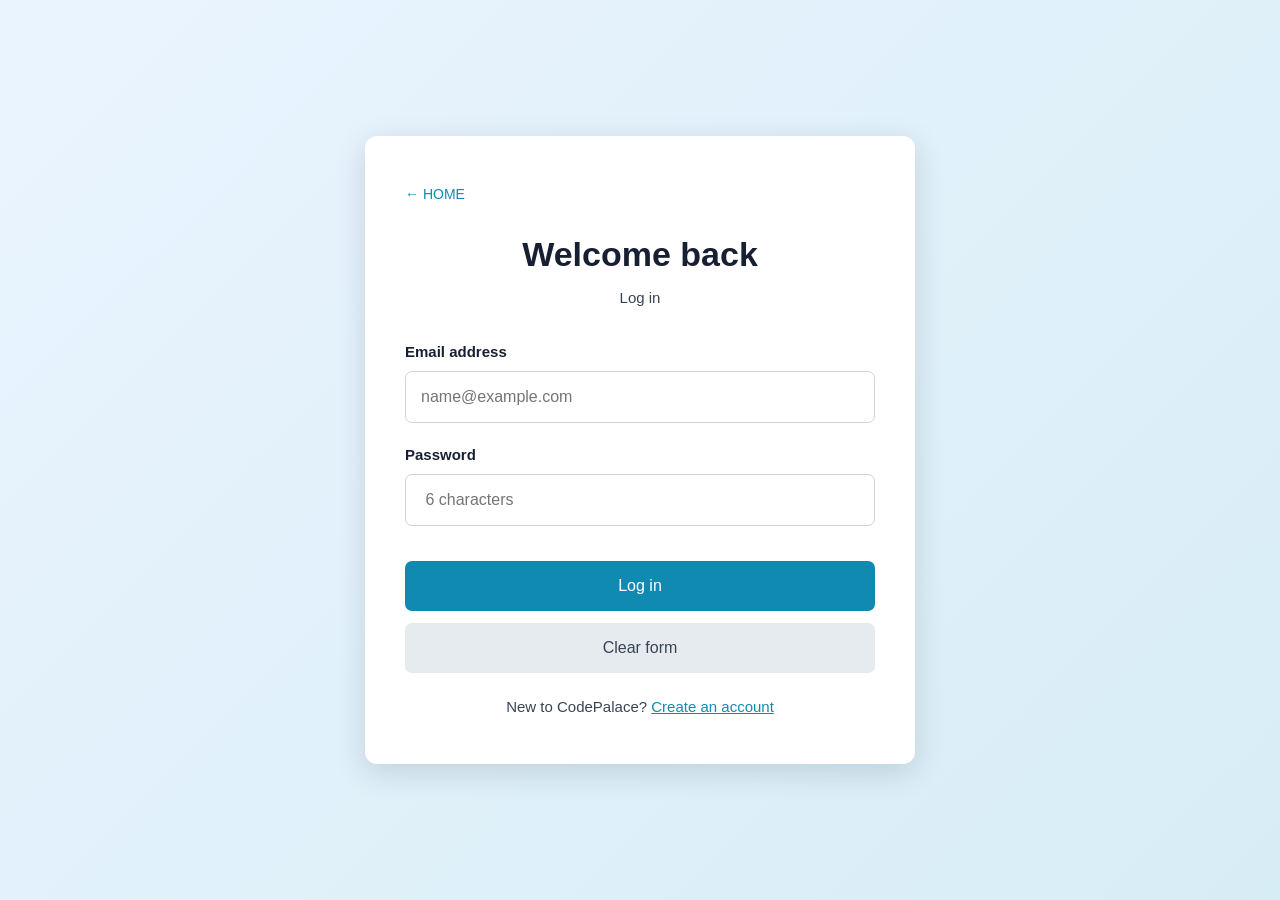
<file: WebwebsiteBCAlogin.html>
<!DOCTYPE html>
<html lang="en">
<head>
<meta charset="UTF-8">
<meta name="viewport" content="width=device-width, initial-scale=1.0">
<title>CodePalace | Log In</title>
<link rel="stylesheet" href="WebwebsiteBCA.css">
</head>
<body>
<main class="loginpage">
<div class="loginbox">
<a href="index.html" class="back">← HOME</a>
<h1 id="title">Welcome back</h1>
<p class="logintxt" id="sub">Log in</p>

<form id="loginform" novalidate>
<div class="signup-only" hidden>
<label for="name">Full name</label>
<input type="text" id="name" placeholder="Your name" autocomplete="off">
</div>

<label for="email">Email address</label>
<input type="email" id="email" placeholder="name@example.com" autocomplete="off">

<label for="pass">Password</label>
<input type="password" id="pass" placeholder=" 6 characters" autocomplete="off">

<div class="signup-only" hidden>
<label for="cpass">Confirm password</label>
<input type="password" id="cpass" placeholder="Type again" autocomplete="off">

<label for="dob">Date of birth</label>
<input type="date" id="dob" autocomplete="off">

<label for="gender">Gender</label>
<select id="gender">
<option value="">Choose one</option>
<option>Female</option>
<option>Male</option>
</select>

<label class="check"><input type="checkbox" id="terms"> I agree to the terms and conditions</label>
</div>

<p class="msg" id="msg" role="status" aria-live="polite"></p>

<button type="submit" class="loginbtn" id="submitbtn">Log in</button>
<button type="reset" class="resetbtn">Clear form</button>
</form>

<p class="logintxt" style="margin:22px 0 0">
<span id="switchtext">New to CodePalace?</span>
<button type="button" class="linkbtn" id="switch">Create an account</button>
</p>
</div>
</main>

<script>// log in sign up

/* Dark mode */
const themeBtn = document.getElementById("theme");

if (localStorage.getItem("theme") === "dark") {
  document.body.classList.add("dark");
  if (themeBtn) themeBtn.textContent = "☀️";
}

if (themeBtn) {
  themeBtn.addEventListener("click", function () {
    document.body.classList.toggle("dark");

    if (document.body.classList.contains("dark")) {
      themeBtn.textContent = "☀️";
      themeBtn.setAttribute("aria-label", "Switch to light mode");
      localStorage.setItem("theme", "dark");
    } else {
      themeBtn.textContent = "🌙";
      themeBtn.setAttribute("aria-label", "Switch to dark mode");
      localStorage.setItem("theme", "light");
    }
  });
}

/* Mobile menu */
const menuBtn = document.getElementById("menubtn");
const links = document.getElementById("links");

if (menuBtn) {
  menuBtn.addEventListener("click", function () {
    links.classList.toggle("active");
    menuBtn.setAttribute("aria-expanded", links.classList.contains("active"));
  });

  // menu click 
  links.querySelectorAll("a").forEach(function (a) {
    a.addEventListener("click", function () {
      links.classList.remove("active");
      menuBtn.setAttribute("aria-expanded", "false");
    });
  });
}

/* Show Code/Hide Code */
document.querySelectorAll(".card").forEach(function (card) {
  const openBtn = card.querySelector(".codebtn");
  const closeBtn = card.querySelector(".closebtn");

  openBtn.addEventListener("click", function () {
    card.classList.add("open");
    openBtn.setAttribute("aria-expanded", "true");
  });

  closeBtn.addEventListener("click", function () {
    card.classList.remove("open");
    openBtn.setAttribute("aria-expanded", "false");
  });
});

/* Back to top button */
const toTop = document.getElementById("top");
if (toTop) {
  window.addEventListener("scroll", function () {
    if (window.scrollY > 300) {
      toTop.classList.add("show");
    } else {
      toTop.classList.remove("show");
    }
  });
  toTop.addEventListener("click", function () {
    window.scrollTo({ top: 0, behavior: "smooth" });
  });
}
/* Fade-in for facts timeline */
const fadeWatcher = new IntersectionObserver(function (entries) {
  entries.forEach(function (entry) {
    if (entry.isIntersecting) {
      entry.target.classList.add("show");
      fadeWatcher.unobserve(entry.target);
    }
  });
}, { threshold: 0.15 });

document.querySelectorAll(".fact, .his").forEach(function (item) {
  item.classList.add("reveal");
  fadeWatcher.observe(item);
});
</script>
<script>// CodePalace: login / sign-up form (demo only, nothing is saved)

const form = document.getElementById("loginform");

if (form) {
  const message = document.getElementById("msg");
  let signingUp = false; // false = Log in, true = Create account

  function showError(text) {
    message.textContent = text;
    message.style.color = "rgb(190,60,60)";
  }

  function showSuccess(text) {
    message.textContent = text;
    message.style.color = "rgb(20,130,80)";
  }

  /* Switch between Log in and Create account */
  document.getElementById("switch").addEventListener("click", function () {
    signingUp = !signingUp;

    document.querySelectorAll(".signup-only").forEach(function (box) {
      box.hidden = !signingUp;
    });

    document.getElementById("title").textContent = signingUp ? "Create your account" : "Welcome back";
    document.getElementById("sub").textContent = signingUp ? "It takes less than a minute." : "Log in to pick up where you left off.";
    document.getElementById("submitbtn").textContent = signingUp ? "Create account" : "Log in";
    document.getElementById("switchtext").textContent = signingUp ? "Already have an account?" : "New to CodePalace?";
    document.getElementById("switch").textContent = signingUp ? "Log in instead" : "Create an account";
    message.textContent = "";
  });

  /* Check the form when it is submitted */
  form.addEventListener("submit", function (e) {
    e.preventDefault(); // stop the page from reloading

    const email = document.getElementById("email").value.trim();
    const pass = document.getElementById("pass").value;

    if (email === "" || pass === "") {
      showError("Please enter your email and password.");
      return;
    }
    if (!email.includes("@")) {
      showError("Your email is not correct! ");
      return;
    }
    // Log in mode stops here
    if (!signingUp) {
      showSuccess("Welcome back! ");
      return;
    }
    // Create account mode needs a few more checks
    const fullName =
document.getElementById("name").value.trim();
    const cpass = document.getElementById("cpass").value;
    const dob = document.getElementById("dob").value;
    const gender = document.getElementById("gender").value;
    const terms = document.getElementById("terms").checked;

    if (fullName === "" || cpass === "" || dob === "" || gender === "") {
      showError("Please fill in every field.");
    } else if (pass.length < 6) {
      showError("Your password needs at least 6 characters.");
    } else if (pass !== cpass) {
      showError("The second passwords don’t match.");
    } else if (!terms) {
      showError("Please accept the terms to continue.");
    } else {
      showSuccess("Thanks, " + fullName + "! You are welcomed to CodePalace");
    }
  });

  /* Clear form button also clears the message */
  form.addEventListener("reset", function () {
    message.textContent = "";
  });
}
</script>
</body>
</html>
</file>
<file: WebwebsiteBCA.css>
/* Reset */
* {
margin: 0;
padding: 0;
box-sizing: border-box;}
html {
scroll-behavior: smooth;
scroll-padding-top: 80px;}
body {
font-family: Arial,sans-serif;
background: rgb(238,243,248);
color: rgb(56,68,84);
line-height: 1.6;}
/* Navbar */
.nav {
width: 100%;
min-height: 70px;
padding: 12px 6%;
background: rgb(23,32,51);
display: flex;
justify-content: space-between;
align-items: center;
position: fixed;
top: 0;
left: 0;
z-index: 1000;
box-shadow: 0 3px 15px rgba(0,0,0,0.2);}
.logo {
color: rgb(255,255,255);
font-size: 27px;
font-weight: bold;
letter-spacing: 1px;}
.links {
display: flex;
align-items: center;
gap: 25px;}
.links a {
color: rgb(234,242,248);
text-decoration: none;
font-size: 15px;
transition: 0.3s;
position: relative;}
.links a:hover {
color: rgb(72,202,228);}
.links a::after {
content: "";
position: absolute;
left: 0;
bottom: -5px;
width: 0;
height: 2px;
background: rgb(72,202,228);
transition: 0.3s;}
.links a:hover::after {
width: 100%;}
.menubtn {
display: none;
background: none;
border: none;
color: rgb(255,255,255);
font-size: 25px;
cursor: pointer;}
.theme {
border: none;
background: none;
color: rgb(255,255,255);
font-size: 17px;
cursor: pointer;}
/* Home */
.home {
min-height: 600px;
padding: 150px 6% 80px;
display: flex;
align-items: center;
justify-content: center;
text-align: center;
background: linear-gradient(135deg,rgb(234,244,255),rgb(215,237,245));}
.homebox {
max-width: 780px;}
.welcome {
color: rgb(17,138,178);
font-weight: bold;
font-size: 17px;
letter-spacing: 1px;
margin-bottom: 8px;}
.homebox h1 {
color: rgb(23,32,51);
font-size: 46px;
line-height: 1.2;
margin-bottom: 20px;
text-shadow: 1px 2px 3px rgba(0,0,0,0.08);}
.homebox>p {
font-size: 17px;
margin-bottom: 30px;}
.homebtn {
display: inline-block;
background: rgb(17,138,178);
color: rgb(255,255,255);
text-decoration: none;
padding: 13px 28px;
border-radius: 7px;
box-shadow: 0 5px 15px rgba(17,138,178,0.25);
transition: 0.3s;}
.homebtn:hover {
background: rgb(11,113,137);
transform: translateY(-4px) scale(1.03);
box-shadow: 0 8px 22px rgba(17,138,178,0.35);}
/* Sections */
.langs,.facts,.history {
padding: 80px 6%;}
.title {
text-align: center;
max-width: 750px;
margin: 0 auto 45px;}
.title h2,.aboutbox h2 {
color: rgb(23,32,51);
font-size: 31px;
margin-bottom: 12px;}
.title p {
font-size: 16px;}
/* Language cards */
.langlist {
display: grid;
grid-template-columns: repeat(4,minmax(0,1fr));
gap: 25px;}
.card {
min-width: 0;
position: relative;
overflow: hidden;
background: rgb(255,255,255);
border-radius: 10px;
box-shadow: 0 5px 18px rgba(23,32,51,0.1);
transition: 0.3s;}
.card:hover {
transform: translateY(-8px);
box-shadow: 0 12px 28px rgba(23,32,51,0.18);}
.pic {
height: 155px;
display: flex;
justify-content: center;
align-items: center;
padding: 18px;
background: rgb(247,250,255);}
.pic img {
width: 120px;
max-width: 100%;
height: 115px;
object-fit: contain;
transition: 0.4s;}
.card:hover .pic img {
transform: scale(1.1);}
.info {
padding: 20px;}
.info h3 {
color: rgb(17,138,178);
font-size: 22px;
margin-bottom: 10px;}
.info p {
font-size: 14px;
margin-bottom: 15px;}
.codebtn {
background: rgb(17,138,178);
color: rgb(255,255,255);
border: none;
padding: 8px 13px;
border-radius: 5px;
cursor: pointer;
transition: 0.3s;}
.codebtn:hover {
background: rgb(11,113,137);
transform: translateY(-2px);}
.code {
position: absolute;
inset: 0;
padding: 20px 16px;
background: rgb(23,32,51);
color: rgb(234,242,248);
opacity: 0;
visibility: hidden;
transform: translateY(15px);
transition: opacity .3s,transform .3s,visibility 0s linear .3s;
display: flex;
flex-direction: column;
justify-content: center;
overflow: auto;}
.card.open .code {
opacity: 1;
visibility: visible;
transform: none;
transition-delay: 0s;}
.closebtn {
align-self: flex-start;
margin-top: 14px;
padding: 8px 13px;
border: none;
border-radius: 5px;
background: rgb(72,202,228);
color: rgb(23,32,51);
font-weight: bold;
cursor: pointer;}
.code h4 {
color: rgb(72,202,228);
margin-bottom: 12px;}
.code pre {
max-width: 100%;
overflow-x: auto;
white-space: pre;
font-size: 12px;
line-height: 1.6;}
.code code {
font-family: Consolas,monospace;}
/* Facts */
.facts {
background: rgb(220,234,244);}
.factlist {
display: grid;
grid-template-columns: repeat(3,minmax(0,1fr));
gap: 25px;}
.fact {
padding: 28px;
background: rgb(255,255,255);
border-radius: 10px;
border-left: 4px solid rgb(17,138,178);
box-shadow: 0 5px 17px rgba(23,32,51,0.09);
transition: 0.3s;}
.fact:hover {
transform: translateY(-8px) scale(1.01);
box-shadow: 0 12px 25px rgba(23,32,51,0.16);}
.fact span {
color: rgb(17,138,178);
font-size: 14px;
font-weight: bold;}
.fact h3 {
color: rgb(23,32,51);
font-size: 20px;
margin: 8px 0;}
.fact p {
font-size: 14px;}
/* Counter */
.count {
padding: 55px 6%;
background: rgb(23,32,51);}
.countbox {
max-width: 850px;
margin: auto;
display: grid;
grid-template-columns: repeat(3,1fr);
gap: 25px;
text-align: center;}
.countbox>div {
padding: 20px;
border-right: 1px solid rgba(255,255,255,0.15);}
.countbox>div:last-child {
border-right: none;}
.num {
color: rgb(72,202,228);
font-size: 38px;}
.countbox p {
color: rgb(234,242,248);}
/* History */
.history {
background: rgb(238,243,248);}
.timeline {
max-width: 850px;
margin: auto;
position: relative;}
.timeline::before {
content: "";
position: absolute;
left: 50%;
top: 0;
bottom: 0;
width: 3px;
background: rgb(17,138,178);
transform: translateX(-50%);}
.his {
width: 50%;
padding: 10px 35px;
position: relative;
transition: 0.3s;}
.his:nth-child(odd) {
left: 0;
text-align: right;}
.his:nth-child(even) {
left: 50%;}
.his::after {
content: "";
position: absolute;
top: 24px;
width: 13px;
height: 13px;
background: rgb(17,138,178);
border: 3px solid rgb(255,255,255);
border-radius: 50%;
box-shadow: 0 0 0 2px rgb(17,138,178);}
.his:nth-child(odd)::after {
right: -8px;}
.his:nth-child(even)::after {
left: -8px;}
.his>div {
background: rgb(255,255,255);
padding: 20px;
border-radius: 9px;
box-shadow: 0 5px 15px rgba(23,32,51,0.09);
transition: 0.3s;}
.his>div:hover {
transform: translateY(-5px);
box-shadow: 0 10px 22px rgba(23,32,51,0.15);}
.his>span {
color: rgb(17,138,178);
font-weight: bold;}
.his h3 {
color: rgb(23,32,51);
margin-bottom: 6px;}
/* About */
.about {
padding: 75px 6%;
background: rgb(220,234,244);
text-align: center;}
.aboutbox {
max-width: 800px;
margin: auto;}
.aboutbox p {
font-size: 16px;}
/* Footer */
.foot {
padding: 22px 6%;
background: rgb(23,32,51);
color: rgb(234,242,248);
text-align: center;
font-size: 14px;}
/* Top button */
.top {
position: fixed;
right: 25px;
bottom: 25px;
width: 45px;
height: 45px;
border: none;
border-radius: 50%;
background: rgb(17,138,178);
color: rgb(255,255,255);
font-size: 20px;
cursor: pointer;
box-shadow: 0 5px 15px rgba(0,0,0,0.2);
opacity: 0;
visibility: hidden;
transition: 0.3s;
z-index: 900;}
.top.show {
opacity: 1;
visibility: visible;}
.top:hover {
background: rgb(11,113,137);
transform: translateY(-4px);}
/* Login */
.loginpage {
min-height: 100vh;
padding: 40px 20px;
display: flex;
justify-content: center;
align-items: center;
background: linear-gradient(135deg,rgb(234,244,255),rgb(215,237,245));}
.loginbox {
width: 100%;
max-width: 550px;
padding: 45px 40px;
background: rgb(255,255,255);
border-radius: 12px;
box-shadow: 0 8px 30px rgba(23,32,51,0.15);}
.back {
color: rgb(17,138,178);
text-decoration: none;
font-size: 14px;}
.loginbox h1 {
text-align: center;
color: rgb(23,32,51);
font-size: 34px;
margin: 20px 0 5px;}
.logintxt {
text-align: center;
font-size: 15px;
margin-bottom: 30px;}
.loginbox label {
display: block;
color: rgb(23,32,51);
font-size: 15px;
font-weight: bold;
margin: 0 0 7px;}
.loginbox input,.loginbox select {
width: 100%;
height: 52px;
padding: 12px 15px;
margin-bottom: 20px;
border: 1px solid rgb(203,213,225);
border-radius: 7px;
outline: none;
font-size: 16px;
background: rgb(255,255,255);
transition: 0.3s;}
.loginbox input:focus,.loginbox select:focus {
border-color: rgb(17,138,178);
box-shadow: 0 0 0 3px rgba(17,138,178,0.12);}
.check {
display: flex!important;
align-items: center;
gap: 10px;
margin: 5px 0 20px!important;
font-weight: normal!important;}
.check input {
width: 18px!important;
height: 18px!important;
margin: 0!important;}
.msg {
text-align: center;
font-size: 14px;
margin-bottom: 15px;}
.loginbtn,.resetbtn {
width: 100%;
height: 50px;
border: none;
border-radius: 7px;
font-size: 16px;
cursor: pointer;
transition: 0.3s;}
.loginbtn {
background: rgb(17,138,178);
color: rgb(255,255,255);}
.loginbtn:hover {
background: rgb(11,113,137);
transform: translateY(-2px);
box-shadow: 0 5px 15px rgba(17,138,178,0.25);}
.resetbtn {
margin-top: 12px;
background: rgb(230,235,240);
color: rgb(56,68,84);}
.resetbtn:hover {
background: rgb(210,220,230);}
/* JS effects */
.reveal {
opacity: 0;
transform: translateY(25px);
transition: 0.6s;}
.reveal.show {
opacity: 1;
transform: translateY(0);}
.dark {
background: rgb(30,36,48);
color: rgb(225,230,235);}
.dark .langs,.dark .history {
background: rgb(30,36,48);}
.dark .facts,.dark .about {
background: rgb(38,46,60);}
.dark .card,.dark .fact,.dark .his>div,.dark .search input {
background: rgb(48,57,72);
color: rgb(225,230,235);}
.dark .title h2,.dark .aboutbox h2,.dark .fact h3,.dark .his h3 {
color: rgb(255,255,255);}
/* Tablet */
@media(max-width:1000px) {
.langlist {
grid-template-columns: repeat(2,minmax(0,1fr));}
.factlist {
grid-template-columns: repeat(2,minmax(0,1fr));}
.homebox h1 {
font-size: 40px;}}
/* Mobile */
@media(max-width:700px) {
.nav {
padding: 12px 5%;}
.menubtn {
display: block;}
.links {
position: absolute;
top: 70px;
left: 0;
width: 100%;
padding: 18px 5%;
background: rgb(23,32,51);
display: none;
flex-direction: column;
align-items: flex-start;
gap: 16px;
box-shadow: 0 8px 15px rgba(0,0,0,0.18);}
.links.active {
display: flex;}
.home {
min-height: 520px;
padding: 135px 5% 65px;}
.homebox h1 {
font-size: 32px;}
.homebox>p {
font-size: 15px;}
.langs,.facts,.history {
padding: 60px 5%;}
.title h2,.aboutbox h2 {
font-size: 26px;}
.langlist,.factlist {
grid-template-columns: 1fr;
gap: 22px;}
.card {
min-height: 310px;}
.countbox {
grid-template-columns: 1fr;}
.countbox>div {
border-right: none;
border-bottom: 1px solid rgba(255,255,255,0.15);}
.countbox>div:last-child {
border-bottom: none;}
.timeline::before {
left: 10px;}
.his,.his:nth-child(odd),.his:nth-child(even) {
width: 100%;
left: 0;
padding: 10px 0 10px 35px;
text-align: left;}
.his::after,.his:nth-child(odd)::after,.his:nth-child(even)::after {
left: 4px;
right: auto;}
.loginbox {
padding: 35px 22px;}
.loginbox h1 {
font-size: 28px;}}
/* Touch */
@media(hover:none) {
.card:hover {
transform: none;}}
[hidden] {
display: none!important;}
:focus-visible {
outline: 3px solid rgb(72,202,228);
outline-offset: 2px;}
.linkbtn {
background: none;
border: none;
color: rgb(17,138,178);
font: inherit;
text-decoration: underline;
cursor: pointer;}
.signup-only {
margin: 0;}
/* Dark mode */
.dark .home {
background: linear-gradient(135deg,rgb(30,36,48),rgb(24,48,62));}
.dark .homebox h1 {
color: rgb(255,255,255);
text-shadow: none;}
.dark .loginpage {
background: rgb(30,36,48);}
.dark .loginbox {
background: rgb(48,57,72);}
.dark .loginbox h1,.dark .loginbox label {
color: rgb(255,255,255);}
.dark .loginbox input,.dark .loginbox select {
background: rgb(38,46,60);
border-color: rgb(80,92,110);
color: rgb(225,230,235);}
.dark .resetbtn {
background: rgb(70,80,98);
color: rgb(225,230,235);}
.dark .linkbtn,.dark .back {
color: rgb(72,202,228);}
@media(prefers-reduced-motion:reduce) {
html {
scroll-behavior: auto;}
* {
transition: none!important;
animation: none!important;}}
</file>
